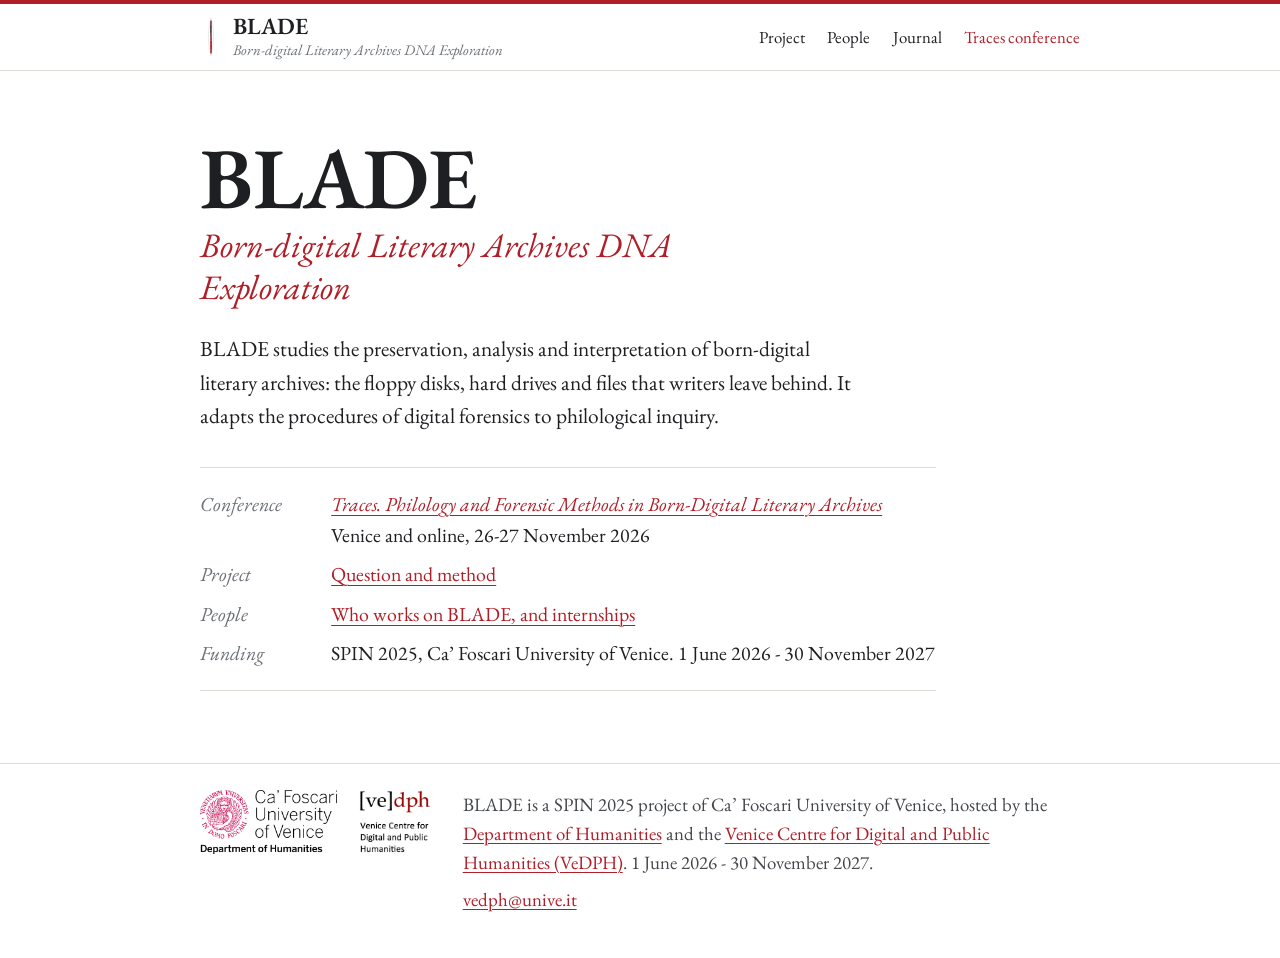
<file: index.html>
<!doctype html>
<html lang="en">
<head>
<meta charset="utf-8">
<meta name="viewport" content="width=device-width, initial-scale=1">
<title>BLADE. Born-digital Literary Archives DNA Exploration</title>
<meta name="description" content="BLADE, a research project of Ca’ Foscari University of Venice on born-digital literary archives.">
<meta name="color-scheme" content="light">
<meta property="og:type" content="website">
<meta property="og:title" content="BLADE. Born-digital Literary Archives DNA Exploration">
<meta property="og:description" content="BLADE, a research project of Ca’ Foscari University of Venice on born-digital literary archives.">
<link rel="icon" href="assets/favicon.svg" type="image/svg+xml">
<link rel="preload" as="font" type="font/woff2" href="assets/fonts/eb-garamond-latin-400-normal.woff2" crossorigin>
<link rel="stylesheet" href="assets/traces.css">
</head>
<body>
<a class="skip" href="#main">Skip to content</a>
<header class="top"><div class="wrap">
  <a class="brand" href="index.html"><svg class="mark" viewBox="50 0 60 220" aria-hidden="true"><path d="M 80,4 Q 50,110 80,216 Q 110,110 80,4 Z" stroke="currentColor" stroke-width="1.6" fill="none" opacity=".32"/><path d="M 80,22 Q 105,42 105,67 Q 105,92 80,110 Q 55,128 55,153 Q 55,178 80,198" stroke="currentColor" stroke-width="5" fill="none" stroke-linecap="round"><animate attributeName="d" values="M 78,22 Q 78,42 78,67 Q 78,92 78,110 Q 78,128 78,153 Q 78,178 78,198;M 80,22 Q 105,42 105,67 Q 105,92 80,110 Q 55,128 55,153 Q 55,178 80,198;M 80,22 Q 55,42 55,67 Q 55,92 80,110 Q 105,128 105,153 Q 105,178 80,198;M 80,22 Q 105,42 105,67 Q 105,92 80,110 Q 55,128 55,153 Q 55,178 80,198" keyTimes="0;0.4;0.72;1" calcMode="spline" keySplines="0.42 0 0.58 1;0.42 0 0.58 1;0.42 0 0.58 1" begin="0.3s" dur="2.2s" fill="freeze"/></path><path d="M 80,22 Q 55,42 55,67 Q 55,92 80,110 Q 105,128 105,153 Q 105,178 80,198" stroke="#b01e28" stroke-width="5" fill="none" stroke-linecap="round"><animate attributeName="d" values="M 82,22 Q 82,42 82,67 Q 82,92 82,110 Q 82,128 82,153 Q 82,178 82,198;M 80,22 Q 55,42 55,67 Q 55,92 80,110 Q 105,128 105,153 Q 105,178 80,198;M 80,22 Q 105,42 105,67 Q 105,92 80,110 Q 55,128 55,153 Q 55,178 80,198;M 80,22 Q 55,42 55,67 Q 55,92 80,110 Q 105,128 105,153 Q 105,178 80,198" keyTimes="0;0.4;0.72;1" calcMode="spline" keySplines="0.42 0 0.58 1;0.42 0 0.58 1;0.42 0 0.58 1" begin="0.3s" dur="2.2s" fill="freeze"/></path></svg><span><b>BLADE</b><small>Born-digital Literary Archives DNA Exploration</small></span></a>
  <nav aria-label="Site"><a href="project.html">Project</a><a href="people.html">People</a><a href="journal.html">Journal</a><a class="ext" href="https://vedph.github.io/traces/" target="_blank" rel="noopener">Traces conference<span class="sr"> (opens in a new tab)</span></a></nav>
</div></header>
<main id="main" class="wrap">
<header class="hero">
<h1>BLADE</h1>
<p class="subtitle">Born-digital Literary Archives DNA Exploration</p>
</header>
<p class="lede">BLADE studies the preservation, analysis and interpretation of born-digital literary archives:
the floppy disks, hard drives and files that writers leave behind. It adapts the procedures of digital forensics
to philological inquiry.</p>
<dl class="facts">
<dt>Conference</dt><dd><a href="https://vedph.github.io/traces/" target="_blank" rel="noopener"><em>Traces. Philology and Forensic Methods in Born-Digital Literary Archives</em><span class="sr"> (opens in a new tab)</span></a><br>
Venice and online, 26-27 November 2026</dd>
<dt>Project</dt><dd><a href="project.html">Question and method</a></dd>
<dt>People</dt><dd><a href="people.html">Who works on BLADE, and internships</a></dd>
<dt>Funding</dt><dd>SPIN 2025, Ca’ Foscari University of Venice. 1 June 2026 - 30 November 2027</dd>
</dl>

</main>
<footer class="foot"><div class="wrap">
  <div class="flogos">
  <a href="https://www.unive.it/dsu" target="_blank" rel="noopener"><img src="assets/logos/dsu.png" alt="Ca’ Foscari University of Venice, Department of Humanities"><span class="sr"> (opens in a new tab)</span></a>
  <a href="https://www.unive.it/vedph" target="_blank" rel="noopener"><img src="assets/logos/vedph.jpg" alt="VeDPH, Venice Centre for Digital and Public Humanities"><span class="sr"> (opens in a new tab)</span></a>
  </div>
  <div>
  <p>BLADE is a SPIN 2025 project of Ca’ Foscari University of Venice, hosted by the
  <a href="https://www.unive.it/dsu" target="_blank" rel="noopener">Department of Humanities<span class="sr"> (opens in a new tab)</span></a> and the
  <a href="https://www.unive.it/vedph" target="_blank" rel="noopener">Venice Centre for Digital and Public Humanities (VeDPH)<span class="sr"> (opens in a new tab)</span></a>.
  1 June 2026 - 30 November 2027.</p>
  <p><a href="mailto:vedph@unive.it">vedph@unive.it</a></p>
  </div>
</div></footer>
<script>
if(matchMedia('(prefers-reduced-motion: reduce)').matches)document.querySelectorAll('.mark animate').forEach(function(a){a.remove()});
</script>
</body>
</html>
</file>
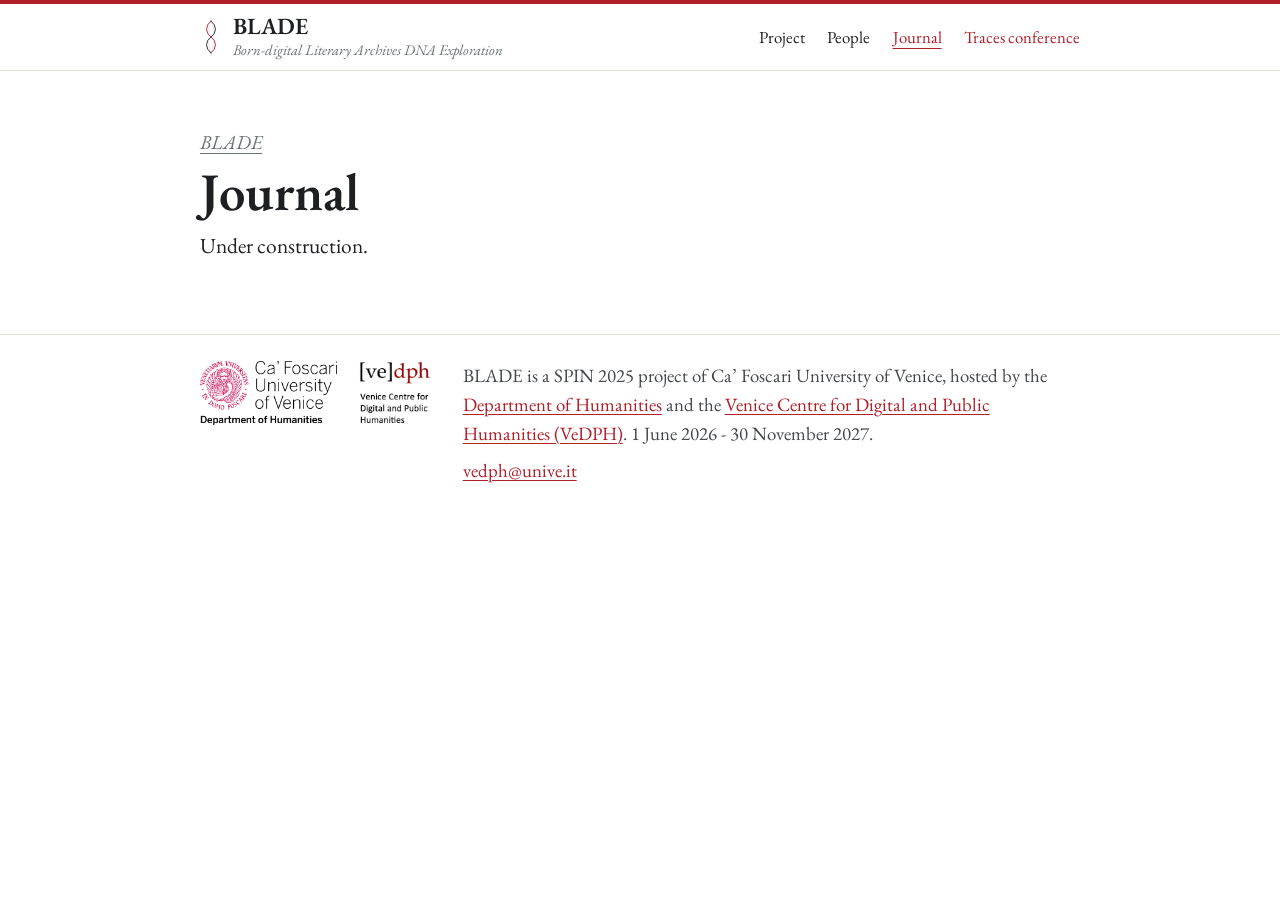
<file: journal.html>
<!doctype html>
<html lang="en">
<head>
<meta charset="utf-8">
<meta name="viewport" content="width=device-width, initial-scale=1">
<title>Journal. BLADE</title>
<meta name="description" content="The BLADE project journal, under construction.">
<meta name="color-scheme" content="light">
<meta property="og:type" content="website">
<meta property="og:title" content="Journal. BLADE">
<meta property="og:description" content="The BLADE project journal, under construction.">
<link rel="icon" href="assets/favicon.svg" type="image/svg+xml">
<link rel="preload" as="font" type="font/woff2" href="assets/fonts/eb-garamond-latin-400-normal.woff2" crossorigin>
<link rel="stylesheet" href="assets/traces.css">
</head>
<body>
<a class="skip" href="#main">Skip to content</a>
<header class="top"><div class="wrap">
  <a class="brand" href="index.html"><svg class="mark" viewBox="50 0 60 220" aria-hidden="true"><path d="M 80,4 Q 50,110 80,216 Q 110,110 80,4 Z" stroke="currentColor" stroke-width="1.6" fill="none" opacity=".32"/><path d="M 80,22 Q 105,42 105,67 Q 105,92 80,110 Q 55,128 55,153 Q 55,178 80,198" stroke="currentColor" stroke-width="5" fill="none" stroke-linecap="round"><animate attributeName="d" values="M 78,22 Q 78,42 78,67 Q 78,92 78,110 Q 78,128 78,153 Q 78,178 78,198;M 80,22 Q 105,42 105,67 Q 105,92 80,110 Q 55,128 55,153 Q 55,178 80,198;M 80,22 Q 55,42 55,67 Q 55,92 80,110 Q 105,128 105,153 Q 105,178 80,198;M 80,22 Q 105,42 105,67 Q 105,92 80,110 Q 55,128 55,153 Q 55,178 80,198" keyTimes="0;0.4;0.72;1" calcMode="spline" keySplines="0.42 0 0.58 1;0.42 0 0.58 1;0.42 0 0.58 1" begin="0.3s" dur="2.2s" fill="freeze"/></path><path d="M 80,22 Q 55,42 55,67 Q 55,92 80,110 Q 105,128 105,153 Q 105,178 80,198" stroke="#b01e28" stroke-width="5" fill="none" stroke-linecap="round"><animate attributeName="d" values="M 82,22 Q 82,42 82,67 Q 82,92 82,110 Q 82,128 82,153 Q 82,178 82,198;M 80,22 Q 55,42 55,67 Q 55,92 80,110 Q 105,128 105,153 Q 105,178 80,198;M 80,22 Q 105,42 105,67 Q 105,92 80,110 Q 55,128 55,153 Q 55,178 80,198;M 80,22 Q 55,42 55,67 Q 55,92 80,110 Q 105,128 105,153 Q 105,178 80,198" keyTimes="0;0.4;0.72;1" calcMode="spline" keySplines="0.42 0 0.58 1;0.42 0 0.58 1;0.42 0 0.58 1" begin="0.3s" dur="2.2s" fill="freeze"/></path></svg><span><b>BLADE</b><small>Born-digital Literary Archives DNA Exploration</small></span></a>
  <nav aria-label="Site"><a href="project.html">Project</a><a href="people.html">People</a><a href="journal.html" aria-current="page">Journal</a><a class="ext" href="https://vedph.github.io/traces/" target="_blank" rel="noopener">Traces conference<span class="sr"> (opens in a new tab)</span></a></nav>
</div></header>
<main id="main" class="wrap">
<header class="pagehead">
<p class="pre"><a href="index.html">BLADE</a></p>
<h1>Journal</h1>
<p class="lede">Under construction.</p>
</header>
</main>
<footer class="foot"><div class="wrap">
  <div class="flogos">
  <a href="https://www.unive.it/dsu" target="_blank" rel="noopener"><img src="assets/logos/dsu.png" alt="Ca’ Foscari University of Venice, Department of Humanities"><span class="sr"> (opens in a new tab)</span></a>
  <a href="https://www.unive.it/vedph" target="_blank" rel="noopener"><img src="assets/logos/vedph.jpg" alt="VeDPH, Venice Centre for Digital and Public Humanities"><span class="sr"> (opens in a new tab)</span></a>
  </div>
  <div>
  <p>BLADE is a SPIN 2025 project of Ca’ Foscari University of Venice, hosted by the
  <a href="https://www.unive.it/dsu" target="_blank" rel="noopener">Department of Humanities<span class="sr"> (opens in a new tab)</span></a> and the
  <a href="https://www.unive.it/vedph" target="_blank" rel="noopener">Venice Centre for Digital and Public Humanities (VeDPH)<span class="sr"> (opens in a new tab)</span></a>.
  1 June 2026 - 30 November 2027.</p>
  <p><a href="mailto:vedph@unive.it">vedph@unive.it</a></p>
  </div>
</div></footer>
<script>
if(matchMedia('(prefers-reduced-motion: reduce)').matches)document.querySelectorAll('.mark animate').forEach(function(a){a.remove()});
</script>
</body>
</html>
</file>
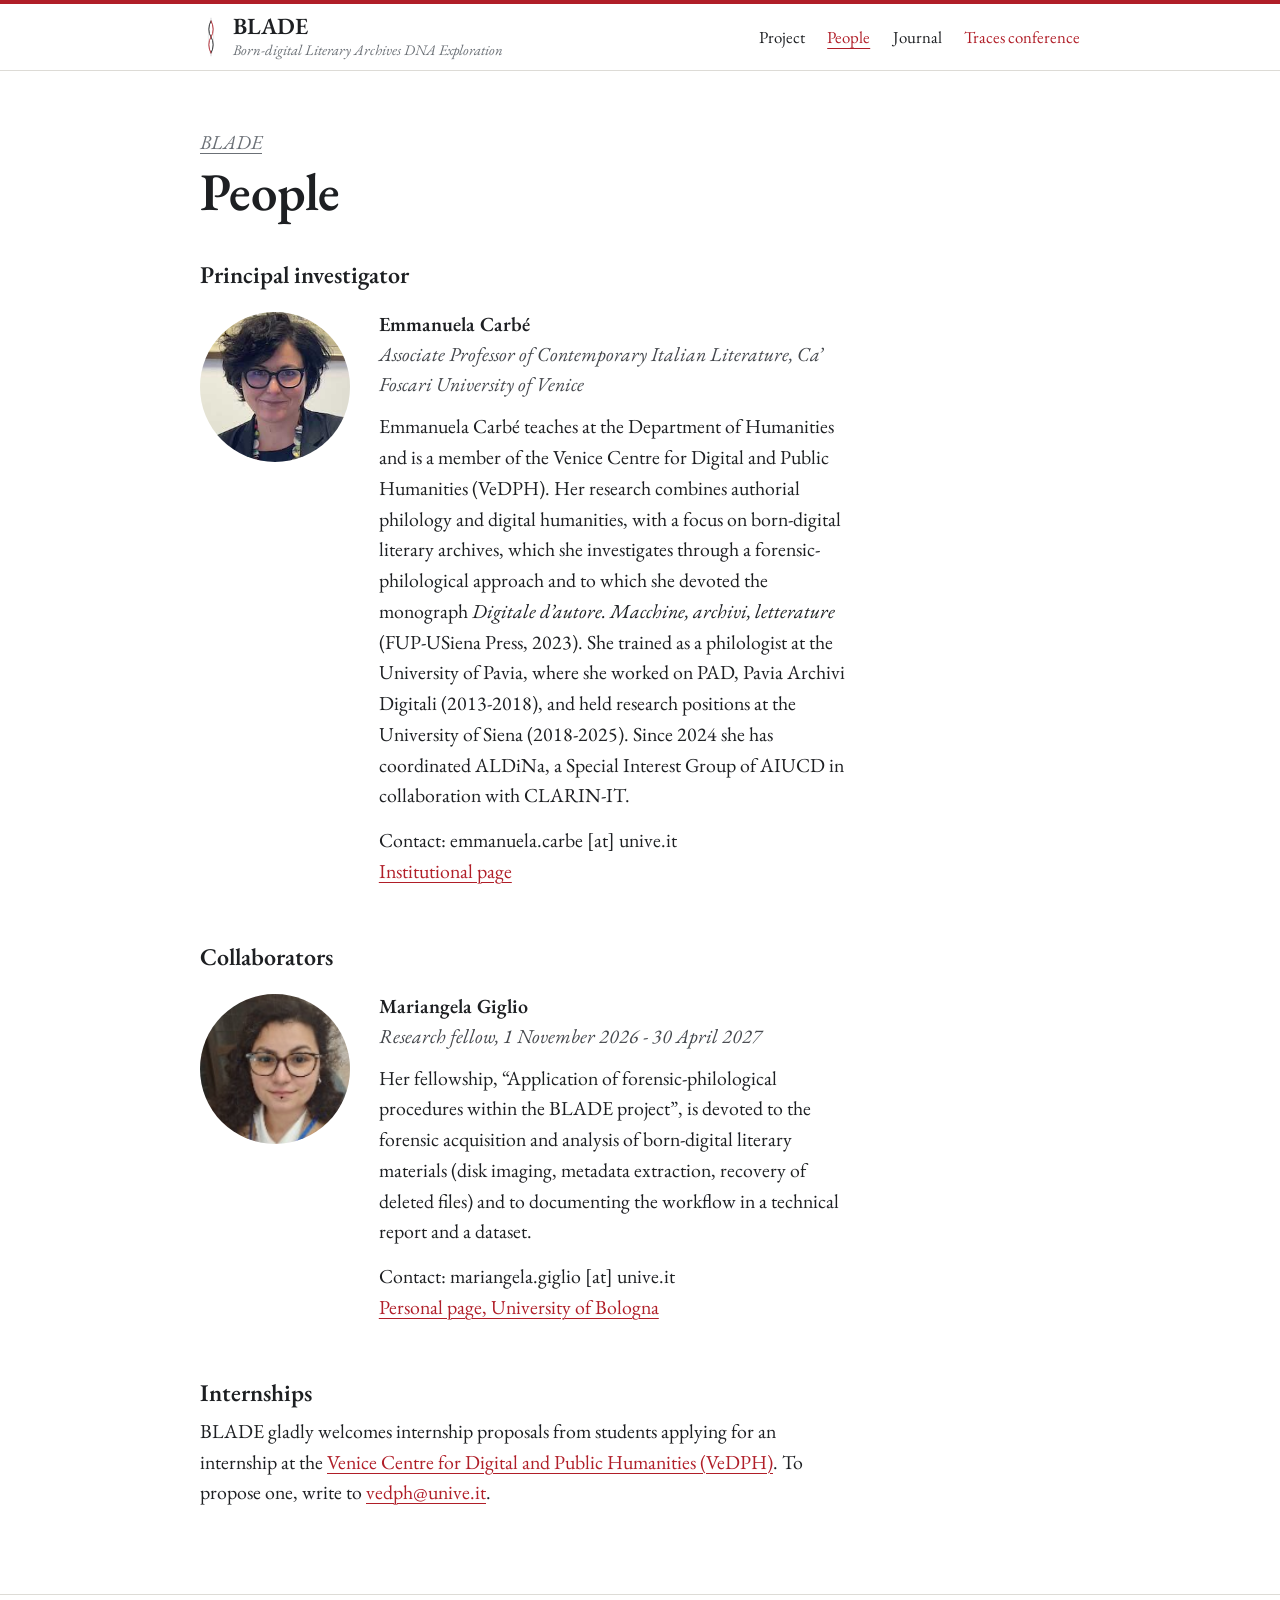
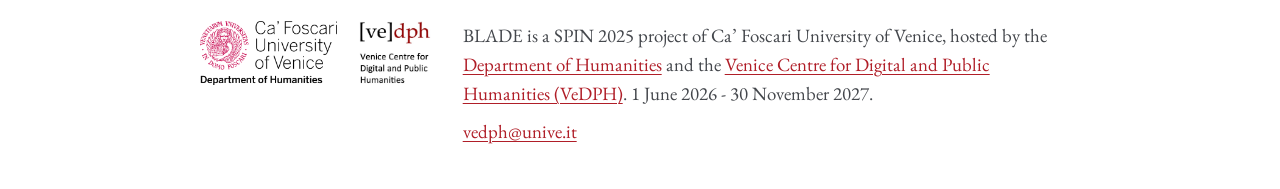
<file: people.html>
<!doctype html>
<html lang="en">
<head>
<meta charset="utf-8">
<meta name="viewport" content="width=device-width, initial-scale=1">
<title>People. BLADE</title>
<meta name="description" content="Who works on BLADE, and internships.">
<meta name="color-scheme" content="light">
<meta property="og:type" content="website">
<meta property="og:title" content="People. BLADE">
<meta property="og:description" content="Who works on BLADE, and internships.">
<link rel="icon" href="assets/favicon.svg" type="image/svg+xml">
<link rel="preload" as="font" type="font/woff2" href="assets/fonts/eb-garamond-latin-400-normal.woff2" crossorigin>
<link rel="stylesheet" href="assets/traces.css">
</head>
<body>
<a class="skip" href="#main">Skip to content</a>
<header class="top"><div class="wrap">
  <a class="brand" href="index.html"><svg class="mark" viewBox="50 0 60 220" aria-hidden="true"><path d="M 80,4 Q 50,110 80,216 Q 110,110 80,4 Z" stroke="currentColor" stroke-width="1.6" fill="none" opacity=".32"/><path d="M 80,22 Q 105,42 105,67 Q 105,92 80,110 Q 55,128 55,153 Q 55,178 80,198" stroke="currentColor" stroke-width="5" fill="none" stroke-linecap="round"><animate attributeName="d" values="M 78,22 Q 78,42 78,67 Q 78,92 78,110 Q 78,128 78,153 Q 78,178 78,198;M 80,22 Q 105,42 105,67 Q 105,92 80,110 Q 55,128 55,153 Q 55,178 80,198;M 80,22 Q 55,42 55,67 Q 55,92 80,110 Q 105,128 105,153 Q 105,178 80,198;M 80,22 Q 105,42 105,67 Q 105,92 80,110 Q 55,128 55,153 Q 55,178 80,198" keyTimes="0;0.4;0.72;1" calcMode="spline" keySplines="0.42 0 0.58 1;0.42 0 0.58 1;0.42 0 0.58 1" begin="0.3s" dur="2.2s" fill="freeze"/></path><path d="M 80,22 Q 55,42 55,67 Q 55,92 80,110 Q 105,128 105,153 Q 105,178 80,198" stroke="#b01e28" stroke-width="5" fill="none" stroke-linecap="round"><animate attributeName="d" values="M 82,22 Q 82,42 82,67 Q 82,92 82,110 Q 82,128 82,153 Q 82,178 82,198;M 80,22 Q 55,42 55,67 Q 55,92 80,110 Q 105,128 105,153 Q 105,178 80,198;M 80,22 Q 105,42 105,67 Q 105,92 80,110 Q 55,128 55,153 Q 55,178 80,198;M 80,22 Q 55,42 55,67 Q 55,92 80,110 Q 105,128 105,153 Q 105,178 80,198" keyTimes="0;0.4;0.72;1" calcMode="spline" keySplines="0.42 0 0.58 1;0.42 0 0.58 1;0.42 0 0.58 1" begin="0.3s" dur="2.2s" fill="freeze"/></path></svg><span><b>BLADE</b><small>Born-digital Literary Archives DNA Exploration</small></span></a>
  <nav aria-label="Site"><a href="project.html">Project</a><a href="people.html" aria-current="page">People</a><a href="journal.html">Journal</a><a class="ext" href="https://vedph.github.io/traces/" target="_blank" rel="noopener">Traces conference<span class="sr"> (opens in a new tab)</span></a></nav>
</div></header>
<main id="main" class="wrap">
<header class="pagehead">
<p class="pre"><a href="index.html">BLADE</a></p>
<h1>People</h1>
</header>
<div class="text">
<h2>Principal investigator</h2>
<div class="person">
<img src="assets/people/emmanuela-carbe.jpg" alt="Emmanuela Carbé" width="150" height="150">
<div>
<h3>Emmanuela Carbé</h3>
<p class="role">Associate Professor of Contemporary Italian Literature, Ca’ Foscari University of Venice</p>
<p>Emmanuela Carbé teaches at the Department of Humanities and is a member of the Venice Centre for Digital and
Public Humanities (VeDPH). Her research combines authorial philology and digital humanities, with a focus on
born-digital literary archives, which she investigates through a forensic-philological approach and to which she
devoted the monograph <em>Digitale d’autore. Macchine, archivi, letterature</em> (FUP-USiena Press, 2023).
She trained as a philologist at the University of Pavia, where she worked on PAD, Pavia Archivi Digitali
(2013-2018), and held research positions at the University of Siena (2018-2025). Since 2024 she has coordinated
ALDiNa, a Special Interest Group of AIUCD in collaboration with CLARIN-IT.</p>
<p>Contact: emmanuela.carbe [at] unive.it<br>
<a href="https://www.unive.it/web/en/19197/people/28978558" target="_blank" rel="noopener">Institutional page<span class="sr"> (opens in a new tab)</span></a></p>
</div>
</div>

<h2>Collaborators</h2>
<div class="person">
<img src="assets/people/mariangela-giglio.jpg" alt="Mariangela Giglio" width="150" height="150">
<div>
<h3>Mariangela Giglio</h3>
<p class="role">Research fellow, 1 November 2026 - 30 April 2027</p>
<p>Her fellowship, “Application of forensic-philological procedures within the BLADE project”, is devoted to the
forensic acquisition and analysis of born-digital literary materials (disk imaging, metadata extraction, recovery
of deleted files) and to documenting the workflow in a technical report and a dataset.</p>
<p>Contact: mariangela.giglio [at] unive.it<br>
<a href="https://www.unibo.it/sitoweb/mariangela.giglio2" target="_blank" rel="noopener">Personal page, University of Bologna<span class="sr"> (opens in a new tab)</span></a></p>
</div>
</div>

<h2>Internships</h2>
<p>BLADE gladly welcomes internship proposals from students applying for an internship at the
<a href="https://www.unive.it/vedph" target="_blank" rel="noopener">Venice Centre for Digital and Public Humanities (VeDPH)<span class="sr"> (opens in a new tab)</span></a>.
To propose one, write to <a href="mailto:vedph@unive.it">vedph@unive.it</a>.</p>
</div>
</main>
<footer class="foot"><div class="wrap">
  <div class="flogos">
  <a href="https://www.unive.it/dsu" target="_blank" rel="noopener"><img src="assets/logos/dsu.png" alt="Ca’ Foscari University of Venice, Department of Humanities"><span class="sr"> (opens in a new tab)</span></a>
  <a href="https://www.unive.it/vedph" target="_blank" rel="noopener"><img src="assets/logos/vedph.jpg" alt="VeDPH, Venice Centre for Digital and Public Humanities"><span class="sr"> (opens in a new tab)</span></a>
  </div>
  <div>
  <p>BLADE is a SPIN 2025 project of Ca’ Foscari University of Venice, hosted by the
  <a href="https://www.unive.it/dsu" target="_blank" rel="noopener">Department of Humanities<span class="sr"> (opens in a new tab)</span></a> and the
  <a href="https://www.unive.it/vedph" target="_blank" rel="noopener">Venice Centre for Digital and Public Humanities (VeDPH)<span class="sr"> (opens in a new tab)</span></a>.
  1 June 2026 - 30 November 2027.</p>
  <p><a href="mailto:vedph@unive.it">vedph@unive.it</a></p>
  </div>
</div></footer>
<script>
if(matchMedia('(prefers-reduced-motion: reduce)').matches)document.querySelectorAll('.mark animate').forEach(function(a){a.remove()});
</script>
</body>
</html>
</file>
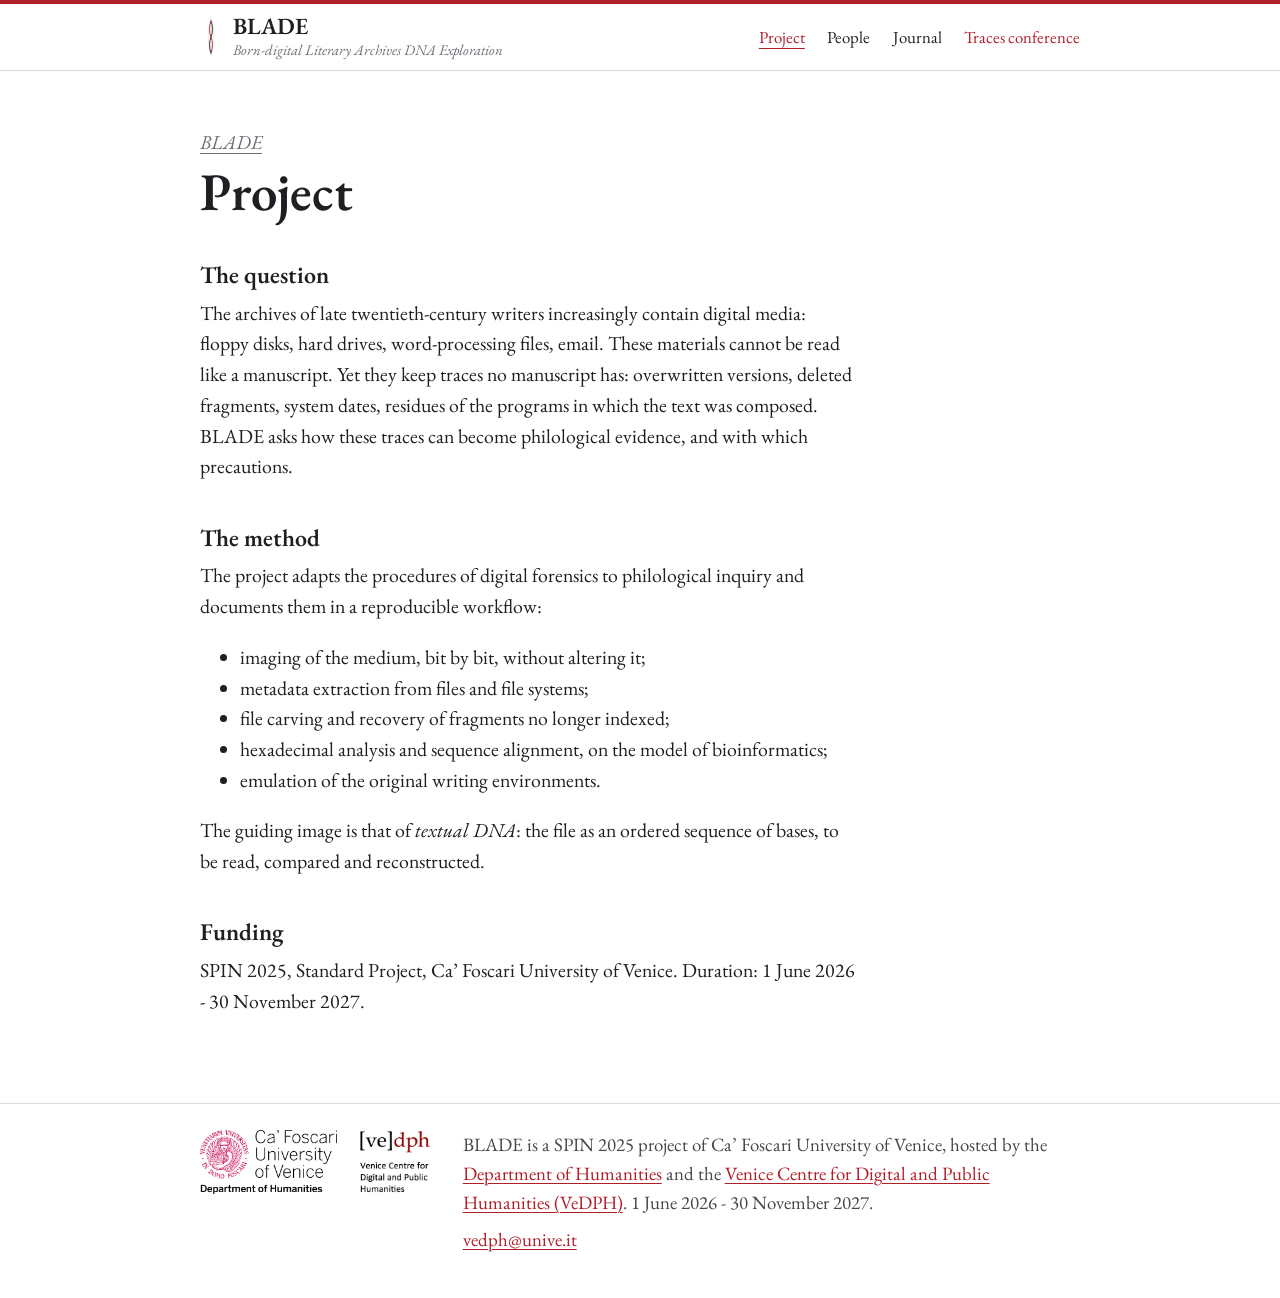
<file: project.html>
<!doctype html>
<html lang="en">
<head>
<meta charset="utf-8">
<meta name="viewport" content="width=device-width, initial-scale=1">
<title>Project. BLADE</title>
<meta name="description" content="What BLADE does: question and method.">
<meta name="color-scheme" content="light">
<meta property="og:type" content="website">
<meta property="og:title" content="Project. BLADE">
<meta property="og:description" content="What BLADE does: question and method.">
<link rel="icon" href="assets/favicon.svg" type="image/svg+xml">
<link rel="preload" as="font" type="font/woff2" href="assets/fonts/eb-garamond-latin-400-normal.woff2" crossorigin>
<link rel="stylesheet" href="assets/traces.css">
</head>
<body>
<a class="skip" href="#main">Skip to content</a>
<header class="top"><div class="wrap">
  <a class="brand" href="index.html"><svg class="mark" viewBox="50 0 60 220" aria-hidden="true"><path d="M 80,4 Q 50,110 80,216 Q 110,110 80,4 Z" stroke="currentColor" stroke-width="1.6" fill="none" opacity=".32"/><path d="M 80,22 Q 105,42 105,67 Q 105,92 80,110 Q 55,128 55,153 Q 55,178 80,198" stroke="currentColor" stroke-width="5" fill="none" stroke-linecap="round"><animate attributeName="d" values="M 78,22 Q 78,42 78,67 Q 78,92 78,110 Q 78,128 78,153 Q 78,178 78,198;M 80,22 Q 105,42 105,67 Q 105,92 80,110 Q 55,128 55,153 Q 55,178 80,198;M 80,22 Q 55,42 55,67 Q 55,92 80,110 Q 105,128 105,153 Q 105,178 80,198;M 80,22 Q 105,42 105,67 Q 105,92 80,110 Q 55,128 55,153 Q 55,178 80,198" keyTimes="0;0.4;0.72;1" calcMode="spline" keySplines="0.42 0 0.58 1;0.42 0 0.58 1;0.42 0 0.58 1" begin="0.3s" dur="2.2s" fill="freeze"/></path><path d="M 80,22 Q 55,42 55,67 Q 55,92 80,110 Q 105,128 105,153 Q 105,178 80,198" stroke="#b01e28" stroke-width="5" fill="none" stroke-linecap="round"><animate attributeName="d" values="M 82,22 Q 82,42 82,67 Q 82,92 82,110 Q 82,128 82,153 Q 82,178 82,198;M 80,22 Q 55,42 55,67 Q 55,92 80,110 Q 105,128 105,153 Q 105,178 80,198;M 80,22 Q 105,42 105,67 Q 105,92 80,110 Q 55,128 55,153 Q 55,178 80,198;M 80,22 Q 55,42 55,67 Q 55,92 80,110 Q 105,128 105,153 Q 105,178 80,198" keyTimes="0;0.4;0.72;1" calcMode="spline" keySplines="0.42 0 0.58 1;0.42 0 0.58 1;0.42 0 0.58 1" begin="0.3s" dur="2.2s" fill="freeze"/></path></svg><span><b>BLADE</b><small>Born-digital Literary Archives DNA Exploration</small></span></a>
  <nav aria-label="Site"><a href="project.html" aria-current="page">Project</a><a href="people.html">People</a><a href="journal.html">Journal</a><a class="ext" href="https://vedph.github.io/traces/" target="_blank" rel="noopener">Traces conference<span class="sr"> (opens in a new tab)</span></a></nav>
</div></header>
<main id="main" class="wrap">
<header class="pagehead">
<p class="pre"><a href="index.html">BLADE</a></p>
<h1>Project</h1>
</header>
<div class="text">
<h2>The question</h2>
<p>The archives of late twentieth-century writers increasingly contain digital media: floppy disks, hard drives,
word-processing files, email. These materials cannot be read like a manuscript. Yet they keep traces no manuscript has:
overwritten versions, deleted fragments, system dates, residues of the programs in which the text was composed.
BLADE asks how these traces can become philological evidence, and with which precautions.</p>

<h2>The method</h2>
<p>The project adapts the procedures of digital forensics to philological inquiry and documents them in a
reproducible workflow:</p>
<ul>
<li>imaging of the medium, bit by bit, without altering it;</li>
<li>metadata extraction from files and file systems;</li>
<li>file carving and recovery of fragments no longer indexed;</li>
<li>hexadecimal analysis and sequence alignment, on the model of bioinformatics;</li>
<li>emulation of the original writing environments.</li>
</ul>
<p>The guiding image is that of <em>textual DNA</em>: the file as an ordered sequence of bases, to be read,
compared and reconstructed.</p>

<h2>Funding</h2>
<p>SPIN 2025, Standard Project, Ca’ Foscari University of Venice. Duration: 1 June 2026 - 30 November 2027.</p>
</div>
</main>
<footer class="foot"><div class="wrap">
  <div class="flogos">
  <a href="https://www.unive.it/dsu" target="_blank" rel="noopener"><img src="assets/logos/dsu.png" alt="Ca’ Foscari University of Venice, Department of Humanities"><span class="sr"> (opens in a new tab)</span></a>
  <a href="https://www.unive.it/vedph" target="_blank" rel="noopener"><img src="assets/logos/vedph.jpg" alt="VeDPH, Venice Centre for Digital and Public Humanities"><span class="sr"> (opens in a new tab)</span></a>
  </div>
  <div>
  <p>BLADE is a SPIN 2025 project of Ca’ Foscari University of Venice, hosted by the
  <a href="https://www.unive.it/dsu" target="_blank" rel="noopener">Department of Humanities<span class="sr"> (opens in a new tab)</span></a> and the
  <a href="https://www.unive.it/vedph" target="_blank" rel="noopener">Venice Centre for Digital and Public Humanities (VeDPH)<span class="sr"> (opens in a new tab)</span></a>.
  1 June 2026 - 30 November 2027.</p>
  <p><a href="mailto:vedph@unive.it">vedph@unive.it</a></p>
  </div>
</div></footer>
<script>
if(matchMedia('(prefers-reduced-motion: reduce)').matches)document.querySelectorAll('.mark animate').forEach(function(a){a.remove()});
</script>
</body>
</html>
</file>
<file: assets/traces.css>
/* Traces, conferenza del progetto BLADE.
   Una sola famiglia di caratteri (EB Garamond), fondo bianco, rosso Ca' Foscari per link e sottotitolo.
   Niente etichette in maiuscoletto spaziato, niente pulsanti: il registro è quello di un programma a stampa. */

@font-face{font-family:"EB Garamond";src:url("fonts/eb-garamond-latin-400-normal.woff2") format("woff2");font-weight:400;font-style:normal;font-display:swap}
@font-face{font-family:"EB Garamond";src:url("fonts/eb-garamond-latin-400-italic.woff2") format("woff2");font-weight:400;font-style:italic;font-display:swap}
@font-face{font-family:"EB Garamond";src:url("fonts/eb-garamond-latin-600-normal.woff2") format("woff2");font-weight:600;font-style:normal;font-display:swap}
@font-face{font-family:"EB Garamond";src:url("fonts/eb-garamond-latin-600-italic.woff2") format("woff2");font-weight:600;font-style:italic;font-display:swap}

:root{--red:#b01e28;--red-deep:#8c1820;--ink:#1d1f22;--soft:#44474c;--muted:#6b7076;--rule:#dddbd6;--paper:#fff;--measure:41rem}
*{box-sizing:border-box}
html{-webkit-text-size-adjust:100%;scroll-behavior:smooth;scroll-padding-top:1.5rem}
body{margin:0;background:var(--paper);color:var(--ink);font-family:"EB Garamond",Georgia,"Times New Roman",serif;
  font-size:clamp(1.12rem,1rem + .3vw,1.25rem);line-height:1.55;-webkit-font-smoothing:antialiased;text-rendering:optimizeLegibility}
a{color:var(--red);text-decoration:underline;text-decoration-thickness:.06em;text-underline-offset:.18em}
a:hover{color:var(--red-deep)}
:focus-visible{outline:2px solid var(--red);outline-offset:3px}
img{max-width:100%}
.wrap{max-width:60rem;margin-inline:auto;padding-inline:clamp(1rem,4vw,2.5rem)}
.skip{position:absolute;left:-999px;top:.5rem;background:var(--red);color:#fff;padding:.3rem .6rem}
.skip:focus{left:.5rem}

/* testata */
.top{border-top:4px solid var(--red);border-bottom:1px solid var(--rule)}
.top .wrap{display:flex;align-items:center;justify-content:space-between;flex-wrap:wrap;gap:.4rem 1.5rem;padding-block:.7rem}
.brand{display:flex;align-items:center;gap:.7rem;color:var(--ink);text-decoration:none}
.brand:hover{color:var(--ink)}
.brand .mark{width:22px;height:40px;flex:none}
.brand b{display:block;font-weight:600;font-size:1.45rem;line-height:1}
.brand small{display:block;font-style:italic;font-size:.92rem;color:var(--muted);line-height:1.2;margin-top:.15rem}
.top nav{display:flex;flex-wrap:wrap;gap:.2rem 1.4rem;font-size:1.05rem}
.top nav a{color:var(--ink);text-decoration:none}
.top nav a:hover,.top nav a[aria-current]{color:var(--red)}
.top nav a[aria-current]{text-decoration:underline;text-underline-offset:.3em;text-decoration-thickness:.06em}
.top nav a.ext{color:var(--red)}

/* apertura */
main{padding-block:clamp(2rem,5vw,3.5rem) clamp(3rem,6vw,4.5rem)}
.pre{margin:0;font-style:italic;color:var(--muted);overflow-wrap:anywhere}
.pre a{color:inherit}
.pre a:hover{color:var(--red)}
.hero h1{font-weight:600;font-size:clamp(3.2rem,2rem + 5vw,5.4rem);line-height:1;margin:.5rem 0 .2rem;letter-spacing:-.005em}
.hero .subtitle{font-style:italic;color:var(--red);font-size:clamp(1.5rem,1.1rem + 1.5vw,2.15rem);line-height:1.2;margin:0;max-width:34ch}
.hero .when{font-size:clamp(1.2rem,1.05rem + .5vw,1.45rem);margin:1.1rem 0 0}
.pagehead h1{font-weight:600;font-size:clamp(2.3rem,1.6rem + 2.6vw,3.3rem);line-height:1.05;margin:.4rem 0 .6rem}
.lede{max-width:var(--measure);font-size:1.08em;margin:1.6rem 0 0}
.pagehead .lede{margin-top:0}

/* dati pratici */
.facts{display:grid;grid-template-columns:7rem minmax(0,1fr);gap:.55rem 1.2rem;max-width:46rem;margin:2.2rem 0 0;padding:1.3rem 0;border-top:1px solid var(--rule);border-bottom:1px solid var(--rule)}
.facts dt{font-style:italic;color:var(--muted)}
.facts dd{margin:0}

/* programma */
h2.sec{font-weight:600;font-size:clamp(1.8rem,1.4rem + 1.2vw,2.3rem);margin:3rem 0 0;line-height:1.1}
.status{font-style:italic;color:var(--muted);margin:.3rem 0 0}
.day{margin-top:2.4rem}
.day > h2{font-weight:600;font-size:1.45rem;margin:0;padding-bottom:.45rem;border-bottom:1.5px solid var(--ink)}
.slot{display:grid;grid-template-columns:7rem minmax(0,1fr);gap:0 1.2rem;padding:.95rem 0;border-bottom:1px solid var(--rule)}
.slot .t{color:var(--muted);font-variant-numeric:tabular-nums lining-nums;white-space:nowrap}
.slot .c{max-width:44rem}
.slot h3{font-weight:600;font-size:1em;margin:0;line-height:1.35}
.slot h3 .aff{font-weight:400}
.slot p{margin:0}
.slot .label{font-style:italic;color:var(--red)}
.slot .ttl{font-style:italic}
.slot .aside,.slot .pause{color:var(--muted)}
.slot .pause{font-style:italic}
.slot .online{color:var(--muted);font-style:italic}
.slot .sub{display:grid;grid-template-columns:3.4rem minmax(0,1fr);gap:0 .6rem;margin-top:.55rem}
.slot .sub .st{color:var(--muted);font-variant-numeric:tabular-nums lining-nums}
.slot ul.ws{list-style:none;margin:.5rem 0 0;padding:0}
.slot ul.ws li{margin:.5rem 0 0}
.slot .more{margin-top:.7rem}
@media (max-width:560px){
  .slot,.facts{grid-template-columns:1fr}
  .slot .t{margin-bottom:.15rem}
  .facts dd{margin-bottom:.4rem}
}

/* pagine di testo */
.text{max-width:var(--measure)}
.text h2{font-weight:600;font-size:1.5rem;line-height:1.2;margin:2.6rem 0 .5rem}
.text article h2{margin-bottom:.2rem}
.text article .who{font-style:italic;color:var(--soft);margin:0 0 .8rem}
.text p{margin:0 0 .9rem}
.text ul.plain{list-style:none;padding:0;margin:0}
.text ul.plain li{margin:.15rem 0}
.regform{display:block;width:100%;height:2400px;border:1px solid var(--rule);margin:.8rem 0 .5rem}
@media (max-width:640px){.regform{height:2700px}}

/* loghi e piede */
.logos{display:flex;flex-wrap:wrap;align-items:center;gap:1.4rem 1.5rem;margin:3rem 0 0;padding-top:1.8rem;border-top:1px solid var(--rule)}
.logos img{width:auto;object-fit:contain}
.logos + .text h2:first-child{margin-top:2.4rem}
.foot{border-top:1px solid var(--rule);color:var(--soft);font-size:.95em}
.foot .wrap{padding-block:1.6rem 2.2rem}
.foot p{max-width:46rem;margin:0 0 .5rem}
@media print{.top nav,.regform{display:none}}
.slot .item{margin-top:.55rem}
.wsd{border-bottom:1px solid var(--rule);padding:1rem 0}
.wsd:first-child{border-top:1px solid var(--rule)}
.wsd summary{cursor:pointer;list-style:none}
.wsd summary::-webkit-details-marker{display:none}
.text .wsd summary h2{display:block;font-weight:600;font-size:1.25rem;line-height:1.25;margin:0}
.wsd summary .who{display:block;font-style:italic;color:var(--soft);margin-top:.15rem}
.wsd summary .hint{display:inline-block;margin-top:.35rem;color:var(--red);text-decoration:underline;text-decoration-thickness:.06em;text-underline-offset:.18em}
.wsd summary .hint::before{content:"+ "}
.wsd[open] summary .hint::before{content:"− "}
.wsd[open] summary{margin-bottom:.8rem}
.wsd p:last-child{margin-bottom:0}
.foot .wrap{display:flex;gap:1.6rem 2rem;align-items:flex-start;flex-wrap:wrap}
.foot .flogo img{height:78px;width:auto;display:block}
.foot .wrap > div{flex:1 1 20rem;min-width:0}
.sr{position:absolute;width:1px;height:1px;overflow:hidden;clip:rect(0 0 0 0);white-space:nowrap}
.pagehead + .text{margin-top:1.6rem}
.wsd summary:focus-visible{outline:2px solid var(--red);outline-offset:4px}
.top nav a{padding:.25rem 0}
@media (prefers-reduced-motion: reduce){html{scroll-behavior:auto}}

/* sito BLADE: persone */
.person{display:grid;grid-template-columns:150px minmax(0,1fr);gap:1rem 1.8rem;align-items:start;margin:1.4rem 0 0}
.person img{width:150px;height:150px;border-radius:50%;display:block}
.person h3,.text h3{font-weight:600;font-size:1.25rem;line-height:1.25;margin:0 0 .1rem}
.person .role{font-style:italic;color:var(--soft);margin:0 0 .7rem}
.text .role{font-style:italic;color:var(--soft);margin:0 0 .7rem}
@media (max-width:560px){.person{grid-template-columns:1fr}.person img{width:120px;height:120px}}
.foot .flogos{display:flex;align-items:center;gap:1.4rem;flex:none}
.foot .flogos img{height:64px;width:auto;display:block}
.foot .flogos a{text-decoration:none}
.foot .wrap > div.flogos{flex:none}
.slot h3 .online{font-weight:400}
</file>
